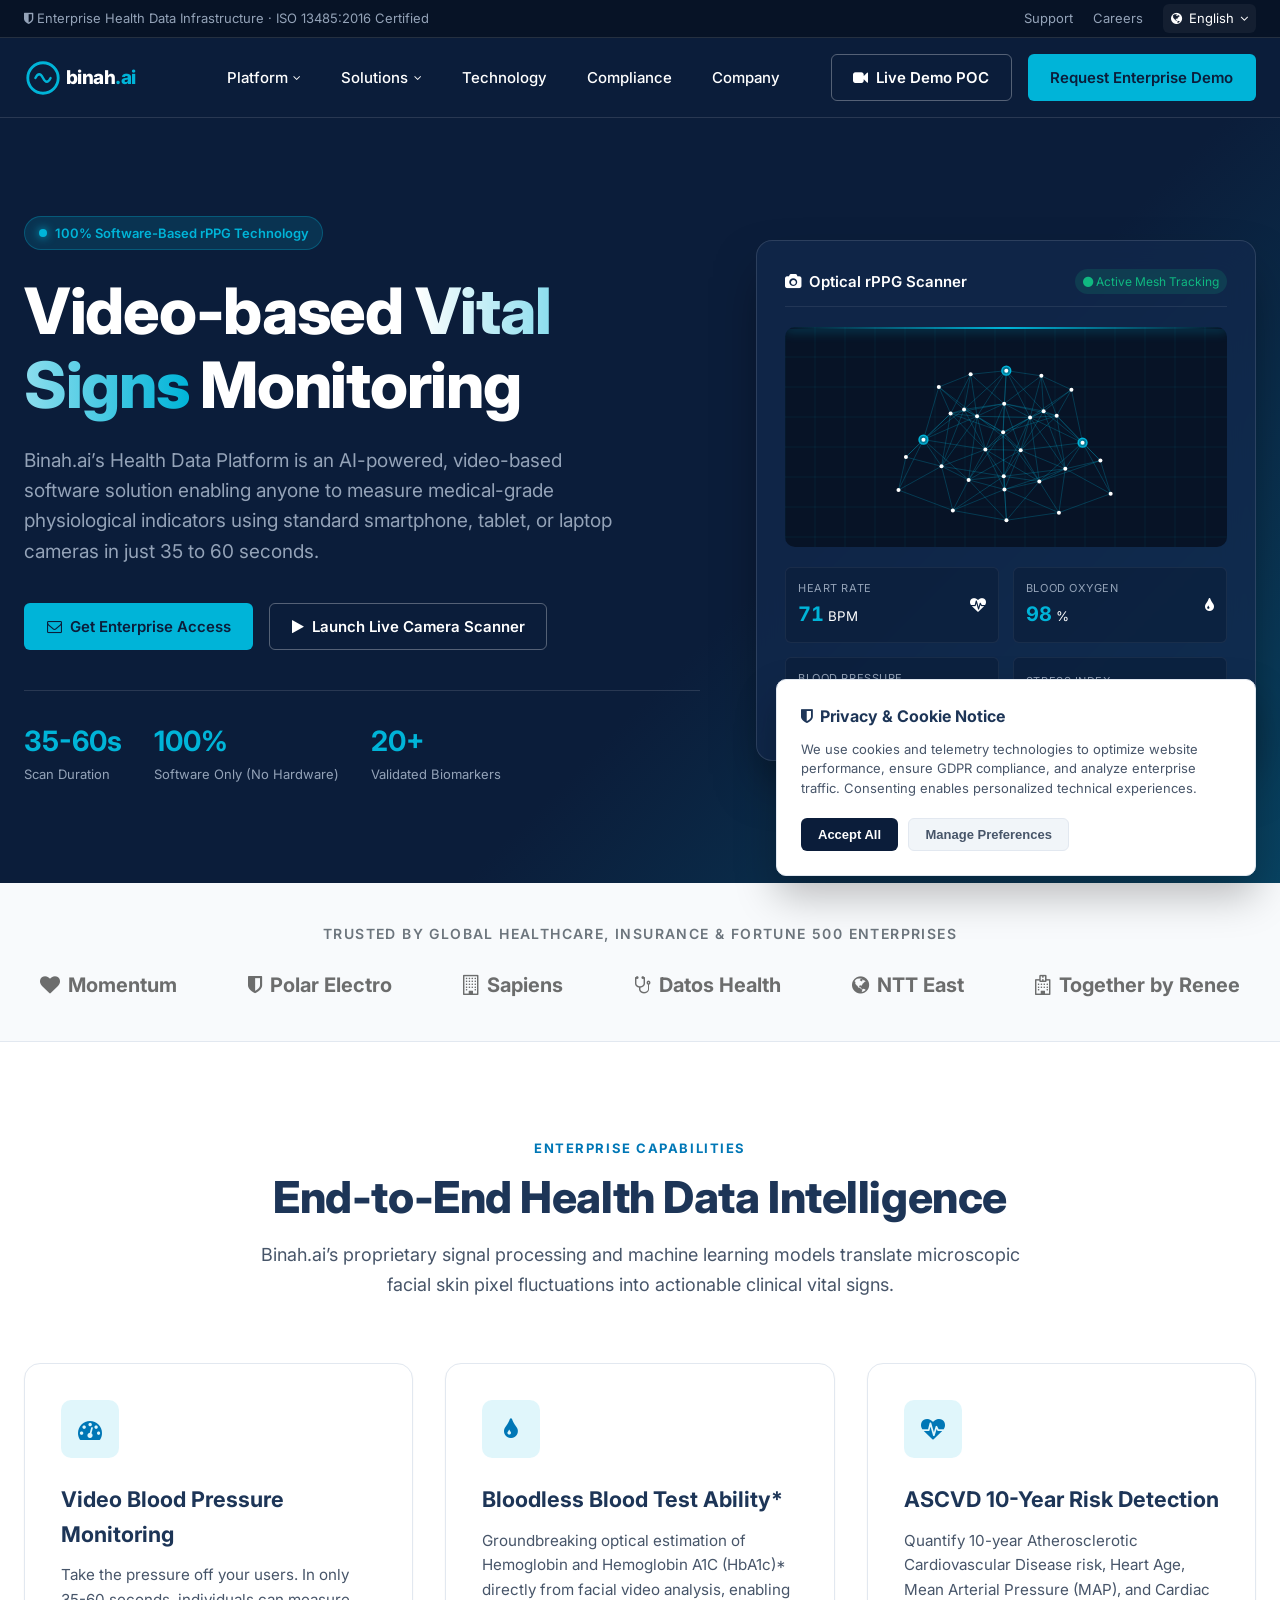
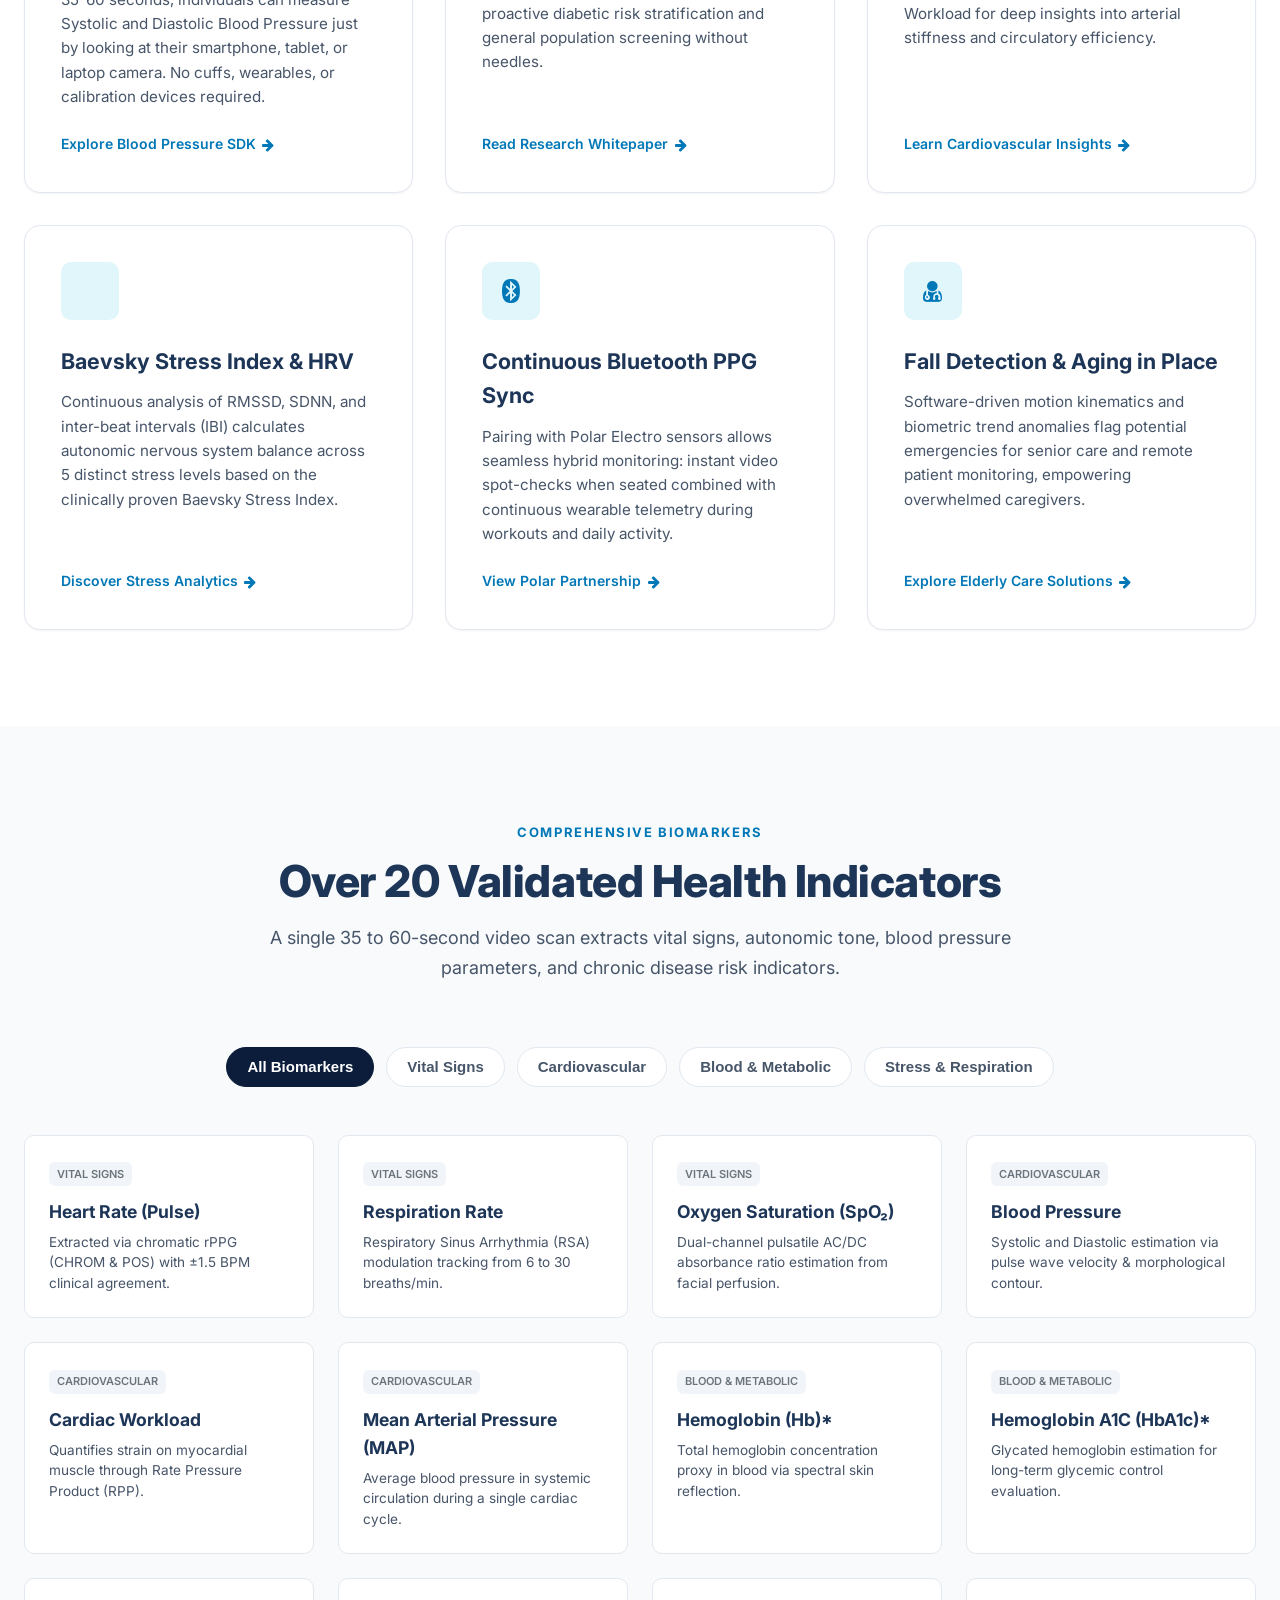
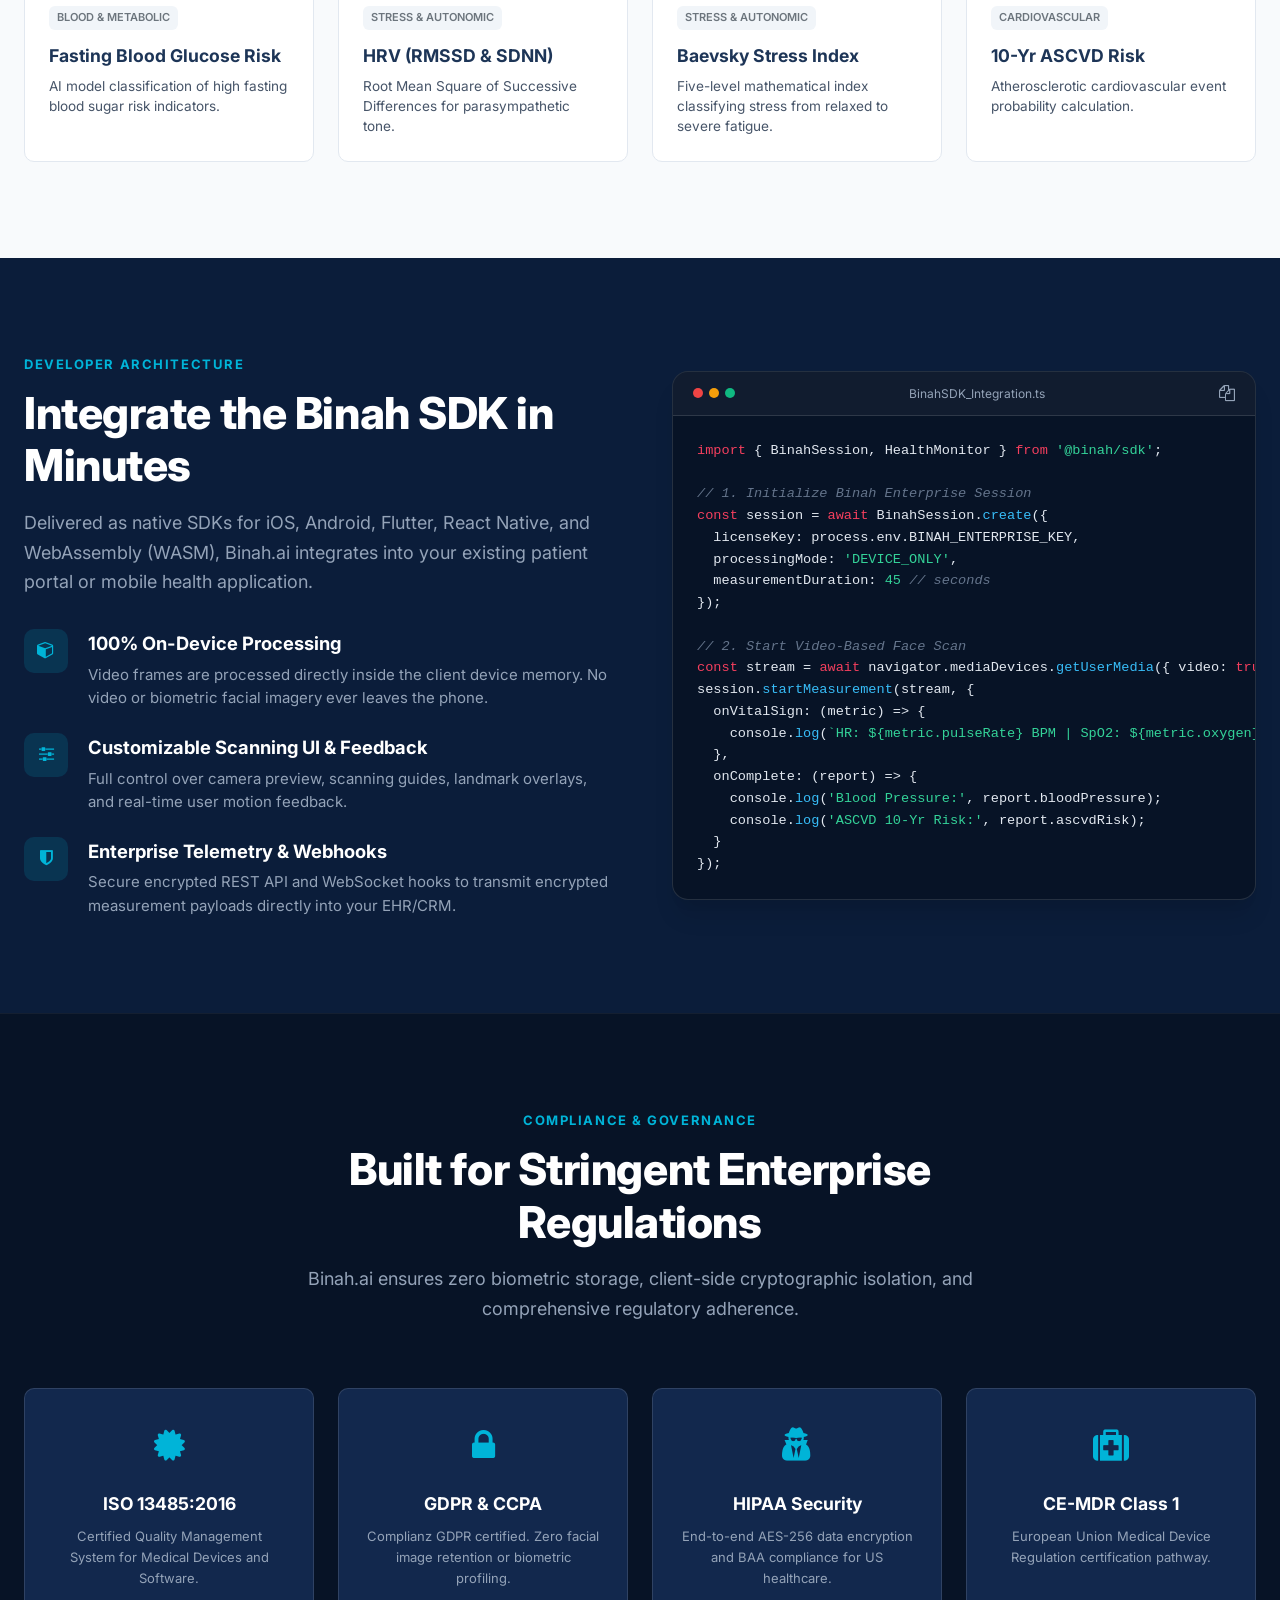
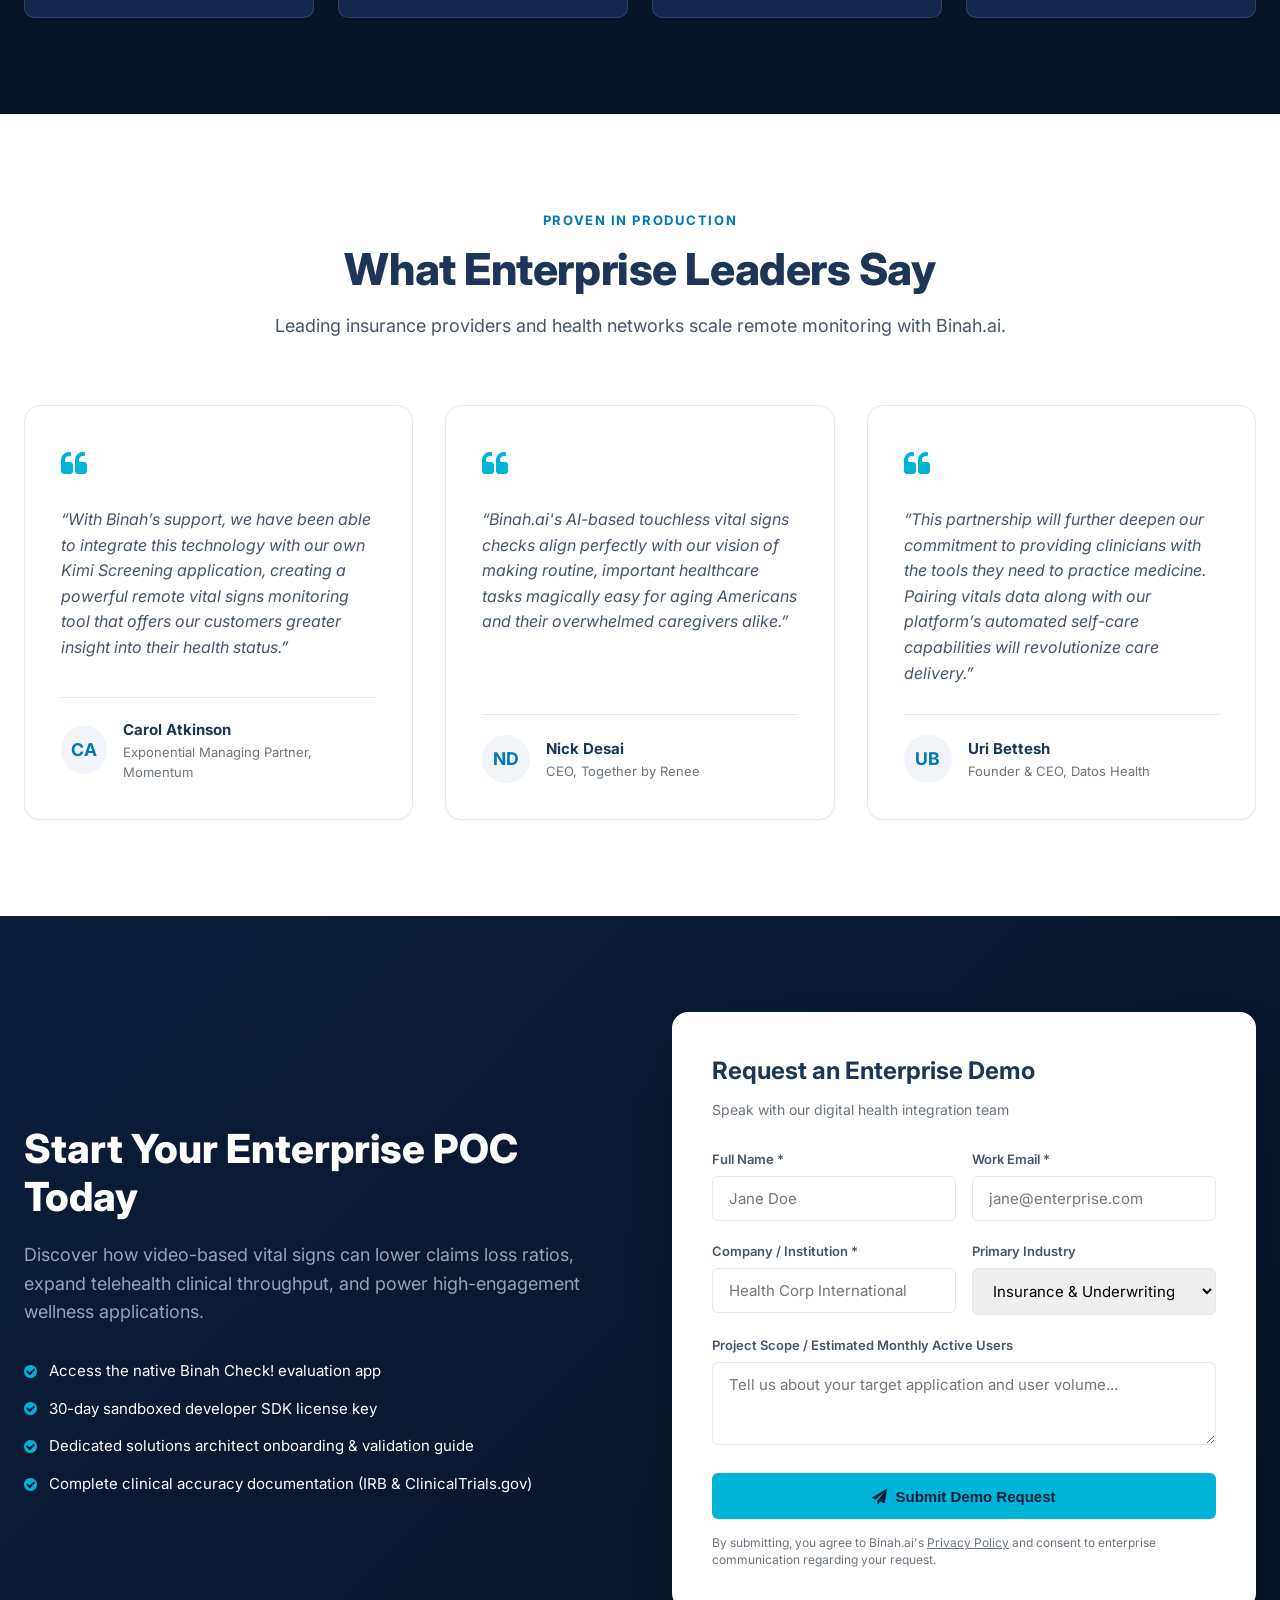
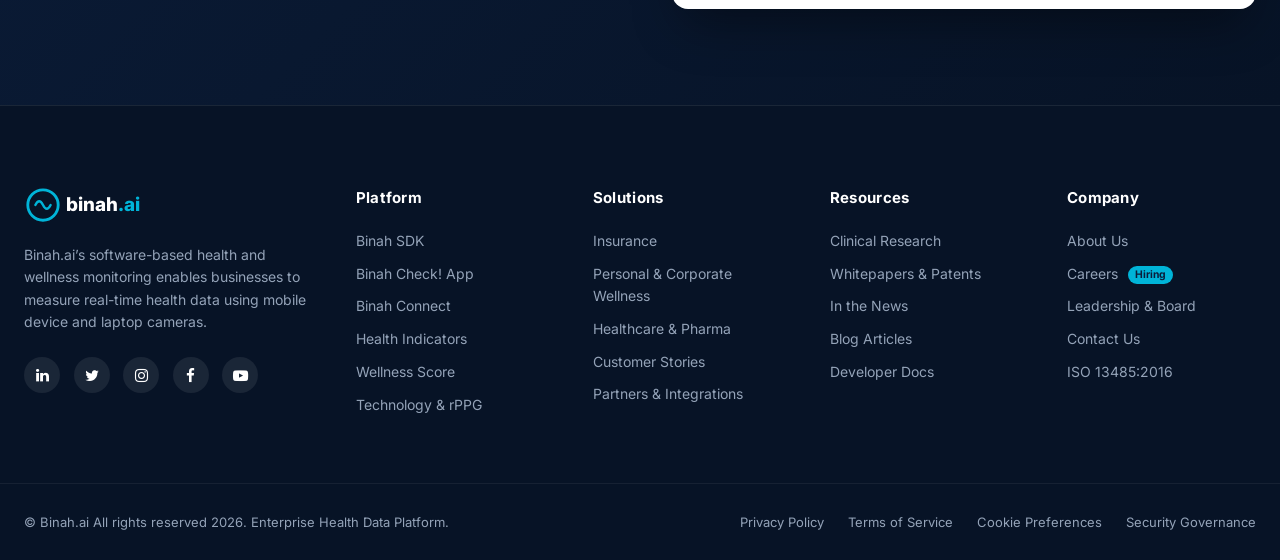
<file: binah-platform/index.html>
<!DOCTYPE html>
<html lang="en">
<head>
  <meta charset="UTF-8" />
  <meta name="viewport" content="width=device-width, initial-scale=1.0" />
  <title>Video-based Vital Signs Monitoring & Health Data Platform - Binah.ai</title>
  <meta name="description" content="Binah.ai's software-based health and wellness monitoring enables businesses to measure real-time health data using smartphone and laptop cameras." />
  
  <!-- FontAwesome 4.7.0 for Enterprise Vector Iconography -->
  <link rel="stylesheet" href="https://cdnjs.cloudflare.com/ajax/libs/font-awesome/4.7.0/css/font-awesome.min.css" integrity="sha512-SfTiTlX6kk+qitfevl/7LibUOeJWlt9rbyDn92a1DqWOw9vWG2MFoays0sgObmWazO5BQPiFucnnEAjpAB+/Sw==" crossorigin="anonymous" referrerpolicy="no-referrer" />
  
  <!-- Inter Google Font -->
  <link rel="preconnect" href="https://fonts.googleapis.com">
  <link rel="preconnect" href="https://fonts.gstatic.com" crossorigin>
  <link href="https://fonts.googleapis.com/css2?family=Inter:wght@300;400;500;600;700;800&display=swap" rel="stylesheet">
  
  <!-- Binah Platform Design System -->
  <link rel="stylesheet" href="/binah-platform/css/style.css" />
</head>
<body>

  <!-- ==========================================================================
       SITE HEADER: Top Utility Bar (WPML) & Sticky Max Mega Menu
       ========================================================================== -->
  <header class="site-header" id="siteHeader">
    
    <!-- Top Utility Bar (WPML Language Selector & Support) -->
    <div class="top-utility-bar">
      <div class="container">
        <div class="topbar-left">
          <span><i class="fa fa-shield" aria-hidden="true"></i> Enterprise Health Data Infrastructure · ISO 13485:2016 Certified</span>
        </div>
        <div class="topbar-right">
          <a href="https://support.binah.ai/binah" class="topbar-link" target="_blank" rel="noopener">Support</a>
          <a href="#contact" class="topbar-link">Careers</a>
          
          <!-- WPML Multi-language Switcher -->
          <div class="wpml-lang-selector" id="wpmlLangSelector">
            <div class="wpml-current-lang">
              <i class="fa fa-globe" aria-hidden="true"></i> English <i class="fa fa-angle-down" aria-hidden="true"></i>
            </div>
            <div class="wpml-dropdown" id="wpmlDropdown">
              <a href="#"><i class="fa fa-check text-cyan"></i> English</a>
              <a href="#">日本語 (Japanese)</a>
              <a href="#">Español (Spanish)</a>
              <a href="#">Deutsch (German)</a>
            </div>
          </div>
        </div>
      </div>
    </div>

    <!-- Sticky Main Navigation with Max Mega Menu -->
    <div class="main-nav-wrapper" id="mainNavWrapper">
      <div class="container">
        
        <!-- Brand Identity Logo -->
        <a href="#" class="brand-logo" aria-label="Binah.ai Home">
          <svg class="brand-logo-svg" viewBox="0 0 160 40" fill="none" xmlns="http://www.w3.org/2000/svg">
            <circle cx="20" cy="20" r="16" stroke="#00B4D8" stroke-width="3" fill="none" />
            <path d="M12 20 Q16 12 20 20 T28 20" stroke="#00B4D8" stroke-width="2.5" fill="none" stroke-linecap="round" />
            <text x="44" y="26" fill="#FFFFFF" font-family="Inter, sans-serif" font-size="20" font-weight="800" letter-spacing="-0.5">binah<tspan fill="#00B4D8">.ai</tspan></text>
          </svg>
        </a>

        <!-- Desktop Navigation: Max Mega Menu Architecture -->
        <nav class="nav-menu-desktop" id="navMenuDesktop">
          
          <!-- Menu Item: Health Data Platform (Mega Menu) -->
          <div class="menu-item">
            <a href="#indicators" class="menu-link">
              Platform <i class="fa fa-angle-down" aria-hidden="true"></i>
            </a>
            <div class="mega-dropdown">
              <div class="mega-column">
                <h4>Core SDK Products</h4>
                <a href="#sdk"><i class="fa fa-code"></i> Binah SDK <span class="mega-badge">v5.11</span></a>
                <a href="#demo"><i class="fa fa-mobile"></i> Binah Check! App</a>
                <a href="#demo"><i class="fa fa-refresh"></i> Binah Connect App</a>
                <a href="#technology"><i class="fa fa-microchip"></i> Polar PPG Integration</a>
              </div>
              <div class="mega-column">
                <h4>Health Indicators</h4>
                <a href="#indicators"><i class="fa fa-heartbeat"></i> Vital Signs Extraction</a>
                <a href="#indicators"><i class="fa fa-tachometer"></i> Blood Pressure (rPPG)</a>
                <a href="#indicators"><i class="fa fa-tint"></i> Bloodless Blood Tests*</a>
                <a href="#indicators"><i class="fa fa-line-chart"></i> ASCVD 10-Yr Cardiovascular</a>
              </div>
              <div class="mega-column">
                <h4>Clinical & Research</h4>
                <a href="#compliance"><i class="fa fa-file-text-o"></i> Clinical Validation Studies</a>
                <a href="#compliance"><i class="fa fa-certificate"></i> CE-MDR Class 1 & FDA Path</a>
                <a href="#compliance"><i class="fa fa-lock"></i> GDPR & HIPAA Compliance</a>
              </div>
            </div>
          </div>

          <!-- Menu Item: Solutions by Industry (Mega Menu) -->
          <div class="menu-item">
            <a href="#solutions" class="menu-link">
              Solutions <i class="fa fa-angle-down" aria-hidden="true"></i>
            </a>
            <div class="mega-dropdown" style="min-width: 500px; grid-template-columns: 1fr 1fr;">
              <div class="mega-column">
                <h4>Industries Served</h4>
                <a href="#solutions"><i class="fa fa-umbrella"></i> Insurance & Underwriting</a>
                <a href="#solutions"><i class="fa fa-hospital-o"></i> Healthcare & Telehealth</a>
                <a href="#solutions"><i class="fa fa-medkit"></i> Pharma & Decentralized Trials</a>
                <a href="#solutions"><i class="fa fa-smile-o"></i> Corporate Wellness Programs</a>
              </div>
              <div class="mega-column">
                <h4>Enterprise Validation</h4>
                <a href="#testimonials"><i class="fa fa-users"></i> Customer Stories (Momentum)</a>
                <a href="#testimonials"><i class="fa fa-handshake-o"></i> Global Partners (Polar, Sapiens)</a>
                <a href="#compliance"><i class="fa fa-globe"></i> Global Deployments</a>
              </div>
            </div>
          </div>

          <!-- Direct Links -->
          <div class="menu-item">
            <a href="#technology" class="menu-link">Technology</a>
          </div>
          <div class="menu-item">
            <a href="#compliance" class="menu-link">Compliance</a>
          </div>
          <div class="menu-item">
            <a href="#contact" class="menu-link">Company</a>
          </div>
        </nav>

        <!-- Nav Action CTAs -->
        <div class="nav-actions">
          <a href="/index.html" class="btn btn-outline-light" title="Launch Web rPPG Camera Prototype">
            <i class="fa fa-video-camera" aria-hidden="true"></i> Live Demo POC
          </a>
          <a href="#contact" class="btn btn-primary">
            Request Enterprise Demo
          </a>
          <button class="mobile-nav-toggle" id="mobileNavToggle" aria-label="Toggle Mobile Navigation">
            <i class="fa fa-bars" aria-hidden="true"></i>
          </button>
        </div>

      </div>
    </div>
  </header>

  <!-- ==========================================================================
       HERO SECTION: Immersive Canvas Background & Value Proposition
       ========================================================================== -->
  <section class="hero-section" id="hero">
    <!-- Video / Canvas Particle Ambient Simulation -->
    <div class="hero-video-background">
      <canvas id="heroBgCanvas"></canvas>
    </div>
    <div class="hero-overlay-gradient"></div>

    <div class="container hero-content">
      
      <!-- Value Proposition Copy -->
      <div class="hero-copy-column">
        <div class="hero-badge-live">
          <span class="live-pulse-dot"></span> 100% Software-Based rPPG Technology
        </div>
        <h1 class="hero-title">
          Video-based <span class="text-gradient">Vital Signs</span> Monitoring
        </h1>
        <p class="hero-subtitle">
          Binah.ai’s Health Data Platform is an AI-powered, video-based software solution enabling anyone to measure medical-grade physiological indicators using standard smartphone, tablet, or laptop cameras in just 35 to 60 seconds.
        </p>
        <div class="hero-actions">
          <a href="#contact" class="btn btn-primary">
            <i class="fa fa-envelope-o" aria-hidden="true"></i> Get Enterprise Access
          </a>
          <a href="/index.html" class="btn btn-outline-light">
            <i class="fa fa-play" aria-hidden="true"></i> Launch Live Camera Scanner
          </a>
        </div>
        <div class="hero-stats-row">
          <div class="hero-stat">
            <h3>35-60s</h3>
            <p>Scan Duration</p>
          </div>
          <div class="hero-stat">
            <h3>100%</h3>
            <p>Software Only (No Hardware)</p>
          </div>
          <div class="hero-stat">
            <h3>20+</h3>
            <p>Validated Biomarkers</p>
          </div>
        </div>
      </div>

      <!-- Interactive RioVizual Simulation Card -->
      <div class="hero-visual-card">
        <div class="visual-card-header">
          <div class="visual-card-title">
            <i class="fa fa-camera text-cyan" aria-hidden="true"></i> Optical rPPG Scanner
          </div>
          <div class="visual-indicator-badge">
            <i class="fa fa-circle" aria-hidden="true"></i> Active Mesh Tracking
          </div>
        </div>
        
        <!-- Live Facial Mesh 3D Canvas -->
        <div class="face-mesh-sim">
          <canvas id="faceSimCanvas"></canvas>
          <div class="sim-overlay-scanline"></div>
        </div>

        <!-- Live Vitals Ticker Grid -->
        <div class="hero-vitals-mini-grid">
          <div class="mini-vital-box">
            <div class="mini-vital-info">
              <span>Heart Rate</span>
              <strong id="simHR">74</strong> <small>BPM</small>
            </div>
            <i class="fa fa-heartbeat text-cyan" aria-hidden="true"></i>
          </div>
          <div class="mini-vital-box">
            <div class="mini-vital-info">
              <span>Blood Oxygen</span>
              <strong id="simSpO2">98</strong> <small>%</small>
            </div>
            <i class="fa fa-tint text-cyan" aria-hidden="true"></i>
          </div>
          <div class="mini-vital-box">
            <div class="mini-vital-info">
              <span>Blood Pressure</span>
              <strong id="simBP">118/78</strong> <small>mmHg</small>
            </div>
            <i class="fa fa-tachometer text-cyan" aria-hidden="true"></i>
          </div>
          <div class="mini-vital-box">
            <div class="mini-vital-info">
              <span>Stress Index</span>
              <strong id="simStress" style="font-size: 0.95rem;">Normal (28)</strong>
            </div>
            <i class="fa fa-smile-o text-cyan" aria-hidden="true"></i>
          </div>
        </div>
      </div>

    </div>
  </section>

  <!-- ==========================================================================
       TRUST & CLIENT VALIDATION LOGO BAR
       ========================================================================== -->
  <section class="client-logo-bar">
    <div class="container">
      <div class="section-heading-sm">Trusted by Global Healthcare, Insurance & Fortune 500 Enterprises</div>
      <div class="logo-grid">
        <div class="logo-item"><i class="fa fa-heart"></i> Momentum</div>
        <div class="logo-item"><i class="fa fa-shield"></i> Polar Electro</div>
        <div class="logo-item"><i class="fa fa-building-o"></i> Sapiens</div>
        <div class="logo-item"><i class="fa fa-stethoscope"></i> Datos Health</div>
        <div class="logo-item"><i class="fa fa-globe"></i> NTT East</div>
        <div class="logo-item"><i class="fa fa-hospital-o"></i> Together by Renee</div>
      </div>
    </div>
  </section>

  <!-- ==========================================================================
       CORE FEATURES & CAPABILITIES GRID
       ========================================================================== -->
  <section class="section section-light" id="features">
    <div class="container">
      <div class="section-header">
        <div class="section-eyebrow">Enterprise Capabilities</div>
        <h2 class="section-title">End-to-End Health Data Intelligence</h2>
        <p class="section-description">
          Binah.ai’s proprietary signal processing and machine learning models translate microscopic facial skin pixel fluctuations into actionable clinical vital signs.
        </p>
      </div>

      <div class="features-grid">
        
        <!-- Card 1: Touchless Blood Pressure -->
        <div class="feature-card">
          <div class="feature-icon-wrapper">
            <i class="fa fa-tachometer" aria-hidden="true"></i>
          </div>
          <h3>Video Blood Pressure Monitoring</h3>
          <p>
            Take the pressure off your users. In only 35-60 seconds, individuals can measure Systolic and Diastolic Blood Pressure just by looking at their smartphone, tablet, or laptop camera. No cuffs, wearables, or calibration devices required.
          </p>
          <a href="#contact" class="card-footer-link">Explore Blood Pressure SDK <i class="fa fa-arrow-right"></i></a>
        </div>

        <!-- Card 2: Bloodless Blood Tests -->
        <div class="feature-card">
          <div class="feature-icon-wrapper">
            <i class="fa fa-tint" aria-hidden="true"></i>
          </div>
          <h3>Bloodless Blood Test Ability*</h3>
          <p>
            Groundbreaking optical estimation of Hemoglobin and Hemoglobin A1C (HbA1c)* directly from facial video analysis, enabling proactive diabetic risk stratification and general population screening without needles.
          </p>
          <a href="#contact" class="card-footer-link">Read Research Whitepaper <i class="fa fa-arrow-right"></i></a>
        </div>

        <!-- Card 3: Cardiovascular Risk (ASCVD) -->
        <div class="feature-card">
          <div class="feature-icon-wrapper">
            <i class="fa fa-heartbeat" aria-hidden="true"></i>
          </div>
          <h3>ASCVD 10-Year Risk Detection</h3>
          <p>
            Quantify 10-year Atherosclerotic Cardiovascular Disease risk, Heart Age, Mean Arterial Pressure (MAP), and Cardiac Workload for deep insights into arterial stiffness and circulatory efficiency.
          </p>
          <a href="#contact" class="card-footer-link">Learn Cardiovascular Insights <i class="fa fa-arrow-right"></i></a>
        </div>

        <!-- Card 4: Autonomic Stress & Mental Health -->
        <div class="feature-card">
          <div class="feature-icon-wrapper">
            <i class="fa fa-brain" aria-hidden="true"></i>
          </div>
          <h3>Baevsky Stress Index & HRV</h3>
          <p>
            Continuous analysis of RMSSD, SDNN, and inter-beat intervals (IBI) calculates autonomic nervous system balance across 5 distinct stress levels based on the clinically proven Baevsky Stress Index.
          </p>
          <a href="#contact" class="card-footer-link">Discover Stress Analytics <i class="fa fa-arrow-right"></i></a>
        </div>

        <!-- Card 5: Polar Continuous Monitoring -->
        <div class="feature-card">
          <div class="feature-icon-wrapper">
            <i class="fa fa-bluetooth" aria-hidden="true"></i>
          </div>
          <h3>Continuous Bluetooth PPG Sync</h3>
          <p>
            Pairing with Polar Electro sensors allows seamless hybrid monitoring: instant video spot-checks when seated combined with continuous wearable telemetry during workouts and daily activity.
          </p>
          <a href="#contact" class="card-footer-link">View Polar Partnership <i class="fa fa-arrow-right"></i></a>
        </div>

        <!-- Card 6: Fall Detection & Geriatric Care -->
        <div class="feature-card">
          <div class="feature-icon-wrapper">
            <i class="fa fa-user-md" aria-hidden="true"></i>
          </div>
          <h3>Fall Detection & Aging in Place</h3>
          <p>
            Software-driven motion kinematics and biometric trend anomalies flag potential emergencies for senior care and remote patient monitoring, empowering overwhelmed caregivers.
          </p>
          <a href="#contact" class="card-footer-link">Explore Elderly Care Solutions <i class="fa fa-arrow-right"></i></a>
        </div>

      </div>
    </div>
  </section>

  <!-- ==========================================================================
       HEALTH INDICATORS SHOWCASE (Category Filter Tabs)
       ========================================================================== -->
  <section class="section section-surface" id="indicators">
    <div class="container">
      <div class="section-header">
        <div class="section-eyebrow">Comprehensive Biomarkers</div>
        <h2 class="section-title">Over 20 Validated Health Indicators</h2>
        <p class="section-description">
          A single 35 to 60-second video scan extracts vital signs, autonomic tone, blood pressure parameters, and chronic disease risk indicators.
        </p>
      </div>

      <!-- Filter Buttons -->
      <div class="indicator-tabs-nav">
        <button class="tab-btn active" data-category="all">All Biomarkers</button>
        <button class="tab-btn" data-category="vitals">Vital Signs</button>
        <button class="tab-btn" data-category="cardio">Cardiovascular</button>
        <button class="tab-btn" data-category="blood">Blood & Metabolic</button>
        <button class="tab-btn" data-category="stress">Stress & Respiration</button>
      </div>

      <!-- Indicators Grid -->
      <div class="indicators-grid" id="indicatorsGrid">
        
        <div class="indicator-item" data-category="vitals">
          <span class="ind-badge">Vital Signs</span>
          <h4>Heart Rate (Pulse)</h4>
          <p>Extracted via chromatic rPPG (CHROM & POS) with ±1.5 BPM clinical agreement.</p>
        </div>

        <div class="indicator-item" data-category="vitals">
          <span class="ind-badge">Vital Signs</span>
          <h4>Respiration Rate</h4>
          <p>Respiratory Sinus Arrhythmia (RSA) modulation tracking from 6 to 30 breaths/min.</p>
        </div>

        <div class="indicator-item" data-category="vitals">
          <span class="ind-badge">Vital Signs</span>
          <h4>Oxygen Saturation (SpO₂)</h4>
          <p>Dual-channel pulsatile AC/DC absorbance ratio estimation from facial perfusion.</p>
        </div>

        <div class="indicator-item" data-category="cardio">
          <span class="ind-badge">Cardiovascular</span>
          <h4>Blood Pressure</h4>
          <p>Systolic and Diastolic estimation via pulse wave velocity & morphological contour.</p>
        </div>

        <div class="indicator-item" data-category="cardio">
          <span class="ind-badge">Cardiovascular</span>
          <h4>Cardiac Workload</h4>
          <p>Quantifies strain on myocardial muscle through Rate Pressure Product (RPP).</p>
        </div>

        <div class="indicator-item" data-category="cardio">
          <span class="ind-badge">Cardiovascular</span>
          <h4>Mean Arterial Pressure (MAP)</h4>
          <p>Average blood pressure in systemic circulation during a single cardiac cycle.</p>
        </div>

        <div class="indicator-item" data-category="blood">
          <span class="ind-badge">Blood & Metabolic</span>
          <h4>Hemoglobin (Hb)*</h4>
          <p>Total hemoglobin concentration proxy in blood via spectral skin reflection.</p>
        </div>

        <div class="indicator-item" data-category="blood">
          <span class="ind-badge">Blood & Metabolic</span>
          <h4>Hemoglobin A1C (HbA1c)*</h4>
          <p>Glycated hemoglobin estimation for long-term glycemic control evaluation.</p>
        </div>

        <div class="indicator-item" data-category="blood">
          <span class="ind-badge">Blood & Metabolic</span>
          <h4>Fasting Blood Glucose Risk</h4>
          <p>AI model classification of high fasting blood sugar risk indicators.</p>
        </div>

        <div class="indicator-item" data-category="stress">
          <span class="ind-badge">Stress & Autonomic</span>
          <h4>HRV (RMSSD & SDNN)</h4>
          <p>Root Mean Square of Successive Differences for parasympathetic tone.</p>
        </div>

        <div class="indicator-item" data-category="stress">
          <span class="ind-badge">Stress & Autonomic</span>
          <h4>Baevsky Stress Index</h4>
          <p>Five-level mathematical index classifying stress from relaxed to severe fatigue.</p>
        </div>

        <div class="indicator-item" data-category="cardio">
          <span class="ind-badge">Cardiovascular</span>
          <h4>10-Yr ASCVD Risk</h4>
          <p>Atherosclerotic cardiovascular event probability calculation.</p>
        </div>

      </div>
    </div>
  </section>

  <!-- ==========================================================================
       ENTERPRISE SDK & ARCHITECTURE SHOWCASE
       ========================================================================== -->
  <section class="section section-dark" id="sdk">
    <div class="container sdk-architecture-split">
      
      <div>
        <div class="section-eyebrow">Developer Architecture</div>
        <h2 class="section-title">Integrate the Binah SDK in Minutes</h2>
        <p class="section-description">
          Delivered as native SDKs for iOS, Android, Flutter, React Native, and WebAssembly (WASM), Binah.ai integrates into your existing patient portal or mobile health application.
        </p>

        <div class="sdk-features-list" style="margin-top: 2rem;">
          <div class="sdk-feature-item">
            <div class="sdk-feature-icon"><i class="fa fa-cube"></i></div>
            <div class="sdk-feature-text">
              <h4>100% On-Device Processing</h4>
              <p>Video frames are processed directly inside the client device memory. No video or biometric facial imagery ever leaves the phone.</p>
            </div>
          </div>

          <div class="sdk-feature-item">
            <div class="sdk-feature-icon"><i class="fa fa-sliders"></i></div>
            <div class="sdk-feature-text">
              <h4>Customizable Scanning UI & Feedback</h4>
              <p>Full control over camera preview, scanning guides, landmark overlays, and real-time user motion feedback.</p>
            </div>
          </div>

          <div class="sdk-feature-item">
            <div class="sdk-feature-icon"><i class="fa fa-shield"></i></div>
            <div class="sdk-feature-text">
              <h4>Enterprise Telemetry & Webhooks</h4>
              <p>Secure encrypted REST API and WebSocket hooks to transmit encrypted measurement payloads directly into your EHR/CRM.</p>
            </div>
          </div>
        </div>
      </div>

      <!-- Code Snippet Mockup -->
      <div class="sdk-code-mockup">
        <div class="code-mockup-header">
          <div class="code-dots">
            <span class="dot-red"></span>
            <span class="dot-yellow"></span>
            <span class="dot-green"></span>
          </div>
          <span style="font-size: 0.75rem; color: #94A3B8;">BinahSDK_Integration.ts</span>
          <i class="fa fa-copy" style="color: #94A3B8; cursor: pointer;"></i>
        </div>
        <pre class="code-mockup-body"><code><span class="code-token-keyword">import</span> { BinahSession, HealthMonitor } <span class="code-token-keyword">from</span> <span class="code-token-string">'@binah/sdk'</span>;

<span class="code-token-comment">// 1. Initialize Binah Enterprise Session</span>
<span class="code-token-keyword">const</span> session = <span class="code-token-keyword">await</span> BinahSession.<span class="code-token-function">create</span>({
  licenseKey: process.env.BINAH_ENTERPRISE_KEY,
  processingMode: <span class="code-token-string">'DEVICE_ONLY'</span>,
  measurementDuration: <span class="code-token-string">45</span> <span class="code-token-comment">// seconds</span>
});

<span class="code-token-comment">// 2. Start Video-Based Face Scan</span>
<span class="code-token-keyword">const</span> stream = <span class="code-token-keyword">await</span> navigator.mediaDevices.<span class="code-token-function">getUserMedia</span>({ video: <span class="code-token-keyword">true</span> });
session.<span class="code-token-function">startMeasurement</span>(stream, {
  onVitalSign: (metric) => {
    console.<span class="code-token-function">log</span>(<span class="code-token-string">`HR: ${metric.pulseRate} BPM | SpO2: ${metric.oxygen}%`</span>);
  },
  onComplete: (report) => {
    console.<span class="code-token-function">log</span>(<span class="code-token-string">'Blood Pressure:'</span>, report.bloodPressure);
    console.<span class="code-token-function">log</span>(<span class="code-token-string">'ASCVD 10-Yr Risk:'</span>, report.ascvdRisk);
  }
});</code></pre>
      </div>

    </div>
  </section>

  <!-- ==========================================================================
       TRUST, COMPLIANCE & ACCREDITATIONS
       ========================================================================== -->
  <section class="section section-dark" id="compliance" style="background: #071326; border-top: 1px solid rgba(255, 255, 255, 0.05);">
    <div class="container">
      <div class="section-header">
        <div class="section-eyebrow">Compliance & Governance</div>
        <h2 class="section-title">Built for Stringent Enterprise Regulations</h2>
        <p class="section-description">
          Binah.ai ensures zero biometric storage, client-side cryptographic isolation, and comprehensive regulatory adherence.
        </p>
      </div>

      <div class="compliance-badges-grid">
        <div class="compliance-card">
          <div class="compliance-icon"><i class="fa fa-certificate"></i></div>
          <h4>ISO 13485:2016</h4>
          <p>Certified Quality Management System for Medical Devices and Software.</p>
        </div>

        <div class="compliance-card">
          <div class="compliance-icon"><i class="fa fa-lock"></i></div>
          <h4>GDPR & CCPA</h4>
          <p>Complianz GDPR certified. Zero facial image retention or biometric profiling.</p>
        </div>

        <div class="compliance-card">
          <div class="compliance-icon"><i class="fa fa-user-secret"></i></div>
          <h4>HIPAA Security</h4>
          <p>End-to-end AES-256 data encryption and BAA compliance for US healthcare.</p>
        </div>

        <div class="compliance-card">
          <div class="compliance-icon"><i class="fa fa-medkit"></i></div>
          <h4>CE-MDR Class 1</h4>
          <p>European Union Medical Device Regulation certification pathway.</p>
        </div>
      </div>
    </div>
  </section>

  <!-- ==========================================================================
       ENTERPRISE CUSTOMER TESTIMONIALS
       ========================================================================== -->
  <section class="section section-light" id="testimonials">
    <div class="container">
      <div class="section-header">
        <div class="section-eyebrow">Proven in Production</div>
        <h2 class="section-title">What Enterprise Leaders Say</h2>
        <p class="section-description">
          Leading insurance providers and health networks scale remote monitoring with Binah.ai.
        </p>
      </div>

      <div class="testimonials-grid">
        
        <div class="testimonial-card">
          <div class="quote-icon"><i class="fa fa-quote-left"></i></div>
          <p class="testimonial-text">
            “With Binah’s support, we have been able to integrate this technology with our own Kimi Screening application, creating a powerful remote vital signs monitoring tool that offers our customers greater insight into their health status.”
          </p>
          <div class="testimonial-author">
            <div class="author-avatar">CA</div>
            <div class="author-meta">
              <h5>Carol Atkinson</h5>
              <p>Exponential Managing Partner, Momentum</p>
            </div>
          </div>
        </div>

        <div class="testimonial-card">
          <div class="quote-icon"><i class="fa fa-quote-left"></i></div>
          <p class="testimonial-text">
            “Binah.ai's AI-based touchless vital signs checks align perfectly with our vision of making routine, important healthcare tasks magically easy for aging Americans and their overwhelmed caregivers alike.”
          </p>
          <div class="testimonial-author">
            <div class="author-avatar">ND</div>
            <div class="author-meta">
              <h5>Nick Desai</h5>
              <p>CEO, Together by Renee</p>
            </div>
          </div>
        </div>

        <div class="testimonial-card">
          <div class="quote-icon"><i class="fa fa-quote-left"></i></div>
          <p class="testimonial-text">
            “This partnership will further deepen our commitment to providing clinicians with the tools they need to practice medicine. Pairing vitals data along with our platform’s automated self-care capabilities will revolutionize care delivery.”
          </p>
          <div class="testimonial-author">
            <div class="author-avatar">UB</div>
            <div class="author-meta">
              <h5>Uri Bettesh</h5>
              <p>Founder & CEO, Datos Health</p>
            </div>
          </div>
        </div>

      </div>
    </div>
  </section>

  <!-- ==========================================================================
       HUBSPOT-READY LEAD CAPTURE & CTA FORM
       ========================================================================== -->
  <section class="section cta-hubspot-section" id="contact">
    <div class="container cta-container-grid">
      
      <!-- Value Proposition List -->
      <div class="cta-text-content">
        <h2>Start Your Enterprise POC Today</h2>
        <p>
          Discover how video-based vital signs can lower claims loss ratios, expand telehealth clinical throughput, and power high-engagement wellness applications.
        </p>
        <ul class="cta-perks-list">
          <li><i class="fa fa-check-circle"></i> Access the native Binah Check! evaluation app</li>
          <li><i class="fa fa-check-circle"></i> 30-day sandboxed developer SDK license key</li>
          <li><i class="fa fa-check-circle"></i> Dedicated solutions architect onboarding & validation guide</li>
          <li><i class="fa fa-check-circle"></i> Complete clinical accuracy documentation (IRB & ClinicalTrials.gov)</li>
        </ul>
      </div>

      <!-- HubSpot Lead Generation Form Container -->
      <div class="hubspot-form-wrapper">
        <h3>Request an Enterprise Demo</h3>
        <p class="form-sub">Speak with our digital health integration team</p>

        <form id="hubspotLeadForm">
          <div class="form-row">
            <div class="form-group">
              <label for="hsName">Full Name *</label>
              <input type="text" id="hsName" class="form-control" placeholder="Jane Doe" required />
            </div>
            <div class="form-group">
              <label for="hsEmail">Work Email *</label>
              <input type="email" id="hsEmail" class="form-control" placeholder="jane@enterprise.com" required />
            </div>
          </div>

          <div class="form-row">
            <div class="form-group">
              <label for="hsCompany">Company / Institution *</label>
              <input type="text" id="hsCompany" class="form-control" placeholder="Health Corp International" required />
            </div>
            <div class="form-group">
              <label for="hsIndustry">Primary Industry</label>
              <select id="hsIndustry" class="form-control">
                <option value="insurance">Insurance & Underwriting</option>
                <option value="healthcare">Healthcare & Telemedicine</option>
                <option value="wellness">Corporate & Personal Wellness</option>
                <option value="pharma">Pharma & Clinical Trials</option>
                <option value="other">Other</option>
              </select>
            </div>
          </div>

          <div class="form-group">
            <label for="hsNotes">Project Scope / Estimated Monthly Active Users</label>
            <textarea id="hsNotes" class="form-control" rows="3" placeholder="Tell us about your target application and user volume..."></textarea>
          </div>

          <button type="submit" class="btn btn-primary" style="width: 100%; padding: 0.85rem;">
            <i class="fa fa-paper-plane" aria-hidden="true"></i> Submit Demo Request
          </button>

          <p class="form-disclaimer">
            By submitting, you agree to Binah.ai's <a href="#" style="text-decoration: underline;">Privacy Policy</a> and consent to enterprise communication regarding your request.
          </p>
        </form>
      </div>

    </div>
  </section>

  <!-- ==========================================================================
       MULTI-COLUMN ENTERPRISE FOOTER
       ========================================================================== -->
  <footer class="site-footer">
    <div class="footer-top">
      <div class="container footer-columns-grid">
        
        <!-- Col 1: Brand & Social Media Suite -->
        <div class="footer-brand">
          <svg class="brand-logo-svg" viewBox="0 0 160 40" fill="none" xmlns="http://www.w3.org/2000/svg">
            <circle cx="20" cy="20" r="16" stroke="#00B4D8" stroke-width="3" fill="none" />
            <path d="M12 20 Q16 12 20 20 T28 20" stroke="#00B4D8" stroke-width="2.5" fill="none" stroke-linecap="round" />
            <text x="44" y="26" fill="#FFFFFF" font-family="Inter, sans-serif" font-size="20" font-weight="800">binah<tspan fill="#00B4D8">.ai</tspan></text>
          </svg>
          <p>
            Binah.ai’s software-based health and wellness monitoring enables businesses to measure real-time health data using mobile device and laptop cameras.
          </p>
          <div class="footer-social-links">
            <a href="https://www.linkedin.com/company/binah.ai/" class="social-link" target="_blank" rel="noopener" aria-label="LinkedIn"><i class="fa fa-linkedin"></i></a>
            <a href="https://twitter.com/intent/user?screen_name=binah_ai" class="social-link" target="_blank" rel="noopener" aria-label="X / Twitter"><i class="fa fa-twitter"></i></a>
            <a href="https://www.instagram.com/binah.ai/" class="social-link" target="_blank" rel="noopener" aria-label="Instagram"><i class="fa fa-instagram"></i></a>
            <a href="https://www.facebook.com/profile.php?id=100064013439216" class="social-link" target="_blank" rel="noopener" aria-label="Facebook"><i class="fa fa-facebook"></i></a>
            <a href="https://www.youtube.com/channel/UCiXX_SN0Yftw9NDu2RkkTJg" class="social-link" target="_blank" rel="noopener" aria-label="YouTube"><i class="fa fa-youtube-play"></i></a>
          </div>
        </div>

        <!-- Col 2: Platform -->
        <div class="footer-col">
          <h4>Platform</h4>
          <ul>
            <li><a href="#sdk">Binah SDK</a></li>
            <li><a href="#demo">Binah Check! App</a></li>
            <li><a href="#demo">Binah Connect</a></li>
            <li><a href="#indicators">Health Indicators</a></li>
            <li><a href="#indicators">Wellness Score</a></li>
            <li><a href="#technology">Technology & rPPG</a></li>
          </ul>
        </div>

        <!-- Col 3: Solutions -->
        <div class="footer-col">
          <h4>Solutions</h4>
          <ul>
            <li><a href="#solutions">Insurance</a></li>
            <li><a href="#solutions">Personal & Corporate Wellness</a></li>
            <li><a href="#solutions">Healthcare & Pharma</a></li>
            <li><a href="#testimonials">Customer Stories</a></li>
            <li><a href="#compliance">Partners & Integrations</a></li>
          </ul>
        </div>

        <!-- Col 4: Research & Resources -->
        <div class="footer-col">
          <h4>Resources</h4>
          <ul>
            <li><a href="#compliance">Clinical Research</a></li>
            <li><a href="#compliance">Whitepapers & Patents</a></li>
            <li><a href="#compliance">In the News</a></li>
            <li><a href="#compliance">Blog Articles</a></li>
            <li><a href="https://support.binah.ai/binah" target="_blank" rel="noopener">Developer Docs</a></li>
          </ul>
        </div>

        <!-- Col 5: Company -->
        <div class="footer-col">
          <h4>Company</h4>
          <ul>
            <li><a href="#contact">About Us</a></li>
            <li><a href="#contact">Careers <span class="mega-badge">Hiring</span></a></li>
            <li><a href="#contact">Leadership & Board</a></li>
            <li><a href="#contact">Contact Us</a></li>
            <li><a href="#compliance">ISO 13485:2016</a></li>
          </ul>
        </div>

      </div>
    </div>

    <!-- Bottom Bar: Copyright, Legal & Complianz Links -->
    <div class="footer-bottom">
      <div class="container">
        <p>© Binah.ai All rights reserved 2026. Enterprise Health Data Platform.</p>
        <div class="footer-legal-links">
          <a href="#compliance">Privacy Policy</a>
          <a href="#compliance">Terms of Service</a>
          <a href="#compliance">Cookie Preferences</a>
          <a href="#compliance">Security Governance</a>
        </div>
      </div>
    </div>
  </footer>

  <!-- ==========================================================================
       COMPLIANZ GDPR COOKIE CONSENT BANNER
       ========================================================================== -->
  <div class="complianz-cookie-banner" id="complianzCookieBanner">
    <div class="cmplz-header">
      <i class="fa fa-shield text-cyan" aria-hidden="true"></i> Privacy & Cookie Notice
    </div>
    <div class="cmplz-body">
      We use cookies and telemetry technologies to optimize website performance, ensure GDPR compliance, and analyze enterprise traffic. Consenting enables personalized technical experiences.
    </div>
    <div class="cmplz-buttons">
      <button class="cmplz-btn cmplz-btn-accept" id="cmplzAccept">Accept All</button>
      <button class="cmplz-btn cmplz-btn-deny" id="cmplzDeny">Manage Preferences</button>
    </div>
  </div>

  <!-- jQuery 3.x and Easing for smooth animations -->
  <script src="https://code.jquery.com/jquery-3.7.1.min.js" integrity="sha256-/JqT3SQfawRcv/BIHPThkBvs0OEvtFFmqPF/lYI/Cxo=" crossorigin="anonymous"></script>
  
  <!-- Binah Platform Interactive Core -->
  <script src="/binah-platform/js/main.js"></script>
</body>
</html>
</file>
<file: binah-platform/css/style.css>
/* ==========================================================================
   Binah.ai Enterprise Platform Design System (CSS3 / Responsive)
   Tech Stack: Flexbox, CSS Grid, Custom Variables, WordPress-grade classes
   ========================================================================== */

:root {
  /* Color Palette */
  --bg-primary: #FFFFFF;
  --bg-secondary: #F8FAFC;
  --bg-surface-light: #F1F5F9;
  --surface-dark: #0B1D3A;
  --surface-dark-card: #12284D;
  --accent-cyan: #00B4D8;
  --accent-cyan-hover: #0096C7;
  --accent-blue: #0077B6;
  --text-primary: #1D3557;
  --text-secondary: #475569;
  --text-muted: #6C757D;
  --text-light: #FFFFFF;
  --text-light-muted: #94A3B8;
  --border-light: #E2E8F0;
  --border-dark: rgba(255, 255, 255, 0.12);
  --success: #10B981;
  --warning: #F59E0B;
  --danger: #EF4444;

  /* Typography */
  --font-family-base: 'Inter', -apple-system, BlinkMacSystemFont, 'Segoe UI', Roboto, Helvetica, Arial, sans-serif;
  --font-family-heading: 'Inter', -apple-system, BlinkMacSystemFont, 'Segoe UI', Roboto, sans-serif;

  /* Elevation & Shadows */
  --shadow-sm: 0 1px 2px 0 rgba(0, 0, 0, 0.05);
  --shadow-md: 0 4px 6px -1px rgba(0, 0, 0, 0.1), 0 2px 4px -1px rgba(0, 0, 0, 0.06);
  --shadow-lg: 0 10px 15px -3px rgba(0, 0, 0, 0.1), 0 4px 6px -2px rgba(0, 0, 0, 0.05);
  --shadow-xl: 0 20px 25px -5px rgba(0, 0, 0, 0.1), 0 10px 10px -5px rgba(0, 0, 0, 0.04);
  --shadow-cyan: 0 8px 24px rgba(0, 180, 216, 0.25);

  /* Layout Spacing */
  --container-max-width: 1280px;
  --header-height: 80px;
  --topbar-height: 38px;
  --radius-sm: 6px;
  --radius-md: 10px;
  --radius-lg: 16px;
  --radius-full: 9999px;
  --transition: all 0.3s cubic-bezier(0.16, 1, 0.3, 1);
}

/* Global Reset */
*, *::before, *::after {
  box-sizing: border-box;
  margin: 0;
  padding: 0;
}

html {
  font-size: 16px;
  scroll-behavior: smooth;
}

body {
  font-family: var(--font-family-base);
  color: var(--text-primary);
  background-color: var(--bg-primary);
  line-height: 1.6;
  -webkit-font-smoothing: antialiased;
  -moz-osx-font-smoothing: grayscale;
  overflow-x: hidden;
}

a {
  color: inherit;
  text-decoration: none;
  transition: var(--transition);
}

ul {
  list-style: none;
}

img, svg {
  display: block;
  max-width: 100%;
}

.container {
  width: 100%;
  max-width: var(--container-max-width);
  margin: 0 auto;
  padding: 0 1.5rem;
}

/* ==========================================================================
   Header & Navigation Architecture
   ========================================================================== */
.site-header {
  position: relative;
  width: 100%;
  z-index: 1000;
  background: var(--surface-dark);
}

/* Utility Bar / Top Bar (WPML Language Switcher & Support) */
.top-utility-bar {
  height: var(--topbar-height);
  background: #071326;
  border-bottom: 1px solid var(--border-dark);
  font-size: 0.8125rem;
  color: var(--text-light-muted);
}

.top-utility-bar .container {
  display: flex;
  justify-content: space-between;
  align-items: center;
  height: 100%;
}

.topbar-left, .topbar-right {
  display: flex;
  align-items: center;
  gap: 1.25rem;
}

.topbar-link {
  color: var(--text-light-muted);
  display: inline-flex;
  align-items: center;
  gap: 0.4rem;
}
.topbar-link:hover {
  color: var(--accent-cyan);
}

/* WPML Language Selector Dropdown */
.wpml-lang-selector {
  position: relative;
  cursor: pointer;
}

.wpml-current-lang {
  display: flex;
  align-items: center;
  gap: 0.4rem;
  color: var(--text-light);
  padding: 0.25rem 0.5rem;
  border-radius: var(--radius-sm);
  background: rgba(255, 255, 255, 0.05);
}

.wpml-dropdown {
  position: absolute;
  top: 100%;
  right: 0;
  background: #0B1D3A;
  border: 1px solid var(--border-dark);
  border-radius: var(--radius-sm);
  box-shadow: var(--shadow-lg);
  min-width: 130px;
  display: none;
  z-index: 1010;
  margin-top: 4px;
}

.wpml-dropdown.active {
  display: block;
}

.wpml-dropdown a {
  display: block;
  padding: 0.5rem 1rem;
  color: var(--text-light-muted);
  font-size: 0.8125rem;
}

.wpml-dropdown a:hover {
  background: rgba(0, 180, 216, 0.15);
  color: var(--accent-cyan);
}

/* Sticky Main Navigation */
.main-nav-wrapper {
  height: var(--header-height);
  background: var(--surface-dark);
  border-bottom: 1px solid var(--border-dark);
  transition: var(--transition);
  position: sticky;
  top: 0;
  z-index: 1000;
}

.main-nav-wrapper.is-sticky {
  position: fixed;
  top: 0;
  left: 0;
  right: 0;
  background: rgba(11, 29, 58, 0.95);
  backdrop-filter: blur(12px);
  box-shadow: 0 4px 20px rgba(0, 0, 0, 0.3);
  height: 70px;
}

.main-nav-wrapper .container {
  display: flex;
  justify-content: space-between;
  align-items: center;
  height: 100%;
}

/* Logo */
.brand-logo {
  display: flex;
  align-items: center;
  gap: 0.75rem;
}

.brand-logo-svg {
  height: 38px;
  width: auto;
}

/* Max Mega Menu Architecture */
.nav-menu-desktop {
  display: flex;
  align-items: center;
  gap: 1.5rem;
}

.menu-item {
  position: relative;
}

.menu-link {
  color: var(--text-light);
  font-weight: 500;
  font-size: 0.9375rem;
  padding: 0.75rem 0.5rem;
  display: flex;
  align-items: center;
  gap: 0.35rem;
}

.menu-link i.fa-angle-down {
  font-size: 0.75rem;
  transition: transform 0.2s ease;
}

.menu-item:hover > .menu-link {
  color: var(--accent-cyan);
}

.menu-item:hover > .menu-link i.fa-angle-down {
  transform: rotate(180deg);
}

/* Mega Dropdown Menus */
.mega-dropdown {
  position: absolute;
  top: 100%;
  left: 50%;
  transform: translateX(-50%) translateY(10px);
  background: #0B1D3A;
  border: 1px solid var(--border-dark);
  border-radius: var(--radius-md);
  box-shadow: 0 20px 40px rgba(0, 0, 0, 0.4);
  padding: 1.75rem;
  min-width: 680px;
  opacity: 0;
  visibility: hidden;
  transition: var(--transition);
  display: grid;
  grid-template-columns: repeat(3, 1fr);
  gap: 1.5rem;
  z-index: 1020;
}

.menu-item:hover > .mega-dropdown {
  opacity: 1;
  visibility: visible;
  transform: translateX(-50%) translateY(0);
}

.mega-column h4 {
  font-size: 0.75rem;
  text-transform: uppercase;
  color: var(--accent-cyan);
  letter-spacing: 0.08em;
  margin-bottom: 0.85rem;
  border-bottom: 1px solid rgba(255, 255, 255, 0.08);
  padding-bottom: 0.4rem;
}

.mega-column a {
  display: block;
  color: var(--text-light-muted);
  font-size: 0.875rem;
  padding: 0.45rem 0;
  transition: var(--transition);
}

.mega-column a:hover {
  color: var(--text-light);
  transform: translateX(4px);
}

.mega-badge {
  font-size: 0.65rem;
  background: var(--accent-cyan);
  color: var(--surface-dark);
  padding: 0.15rem 0.45rem;
  border-radius: var(--radius-full);
  font-weight: 700;
  margin-left: 0.35rem;
}

/* Nav Actions */
.nav-actions {
  display: flex;
  align-items: center;
  gap: 1rem;
}

.btn {
  display: inline-flex;
  align-items: center;
  justify-content: center;
  gap: 0.5rem;
  font-size: 0.9375rem;
  font-weight: 600;
  padding: 0.65rem 1.35rem;
  border-radius: var(--radius-sm);
  cursor: pointer;
  border: 1px solid transparent;
  transition: var(--transition);
}

.btn-primary {
  background: var(--accent-cyan);
  color: var(--surface-dark);
}

.btn-primary:hover {
  background: var(--accent-cyan-hover);
  color: #fff;
  box-shadow: var(--shadow-cyan);
}

.btn-outline-light {
  background: transparent;
  color: var(--text-light);
  border-color: rgba(255, 255, 255, 0.3);
}

.btn-outline-light:hover {
  border-color: var(--accent-cyan);
  color: var(--accent-cyan);
  background: rgba(0, 180, 216, 0.08);
}

.btn-outline-dark {
  background: transparent;
  color: var(--text-primary);
  border-color: var(--border-light);
}

.btn-outline-dark:hover {
  border-color: var(--accent-blue);
  color: var(--accent-blue);
  background: var(--bg-surface-light);
}

/* Hamburger Menu Toggle */
.mobile-nav-toggle {
  display: none;
  background: transparent;
  border: none;
  color: var(--text-light);
  font-size: 1.5rem;
  cursor: pointer;
}

/* ==========================================================================
   Hero Section with Dynamic Video / Canvas Background
   ========================================================================== */
.hero-section {
  position: relative;
  min-height: 85vh;
  display: flex;
  align-items: center;
  background: var(--surface-dark);
  overflow: hidden;
  color: var(--text-light);
  padding: 5rem 0;
}

.hero-video-background {
  position: absolute;
  top: 0;
  left: 0;
  width: 100%;
  height: 100%;
  z-index: 1;
  overflow: hidden;
}

.hero-video-background video,
.hero-video-background canvas {
  width: 100%;
  height: 100%;
  object-fit: cover;
  opacity: 0.35;
}

.hero-overlay-gradient {
  position: absolute;
  top: 0;
  left: 0;
  width: 100%;
  height: 100%;
  background: linear-gradient(135deg, rgba(11, 29, 58, 0.92) 0%, rgba(11, 29, 58, 0.7) 60%, rgba(0, 180, 216, 0.25) 100%);
  z-index: 2;
}

.hero-content {
  position: relative;
  z-index: 10;
  display: grid;
  grid-template-columns: 1.15fr 0.85fr;
  gap: 3.5rem;
  align-items: center;
}

.hero-badge-live {
  display: inline-flex;
  align-items: center;
  gap: 0.5rem;
  background: rgba(0, 180, 216, 0.15);
  border: 1px solid rgba(0, 180, 216, 0.3);
  color: var(--accent-cyan);
  padding: 0.35rem 0.85rem;
  border-radius: var(--radius-full);
  font-size: 0.8125rem;
  font-weight: 600;
  margin-bottom: 1.5rem;
}

.live-pulse-dot {
  width: 8px;
  height: 8px;
  border-radius: 50%;
  background: var(--accent-cyan);
  box-shadow: 0 0 10px var(--accent-cyan);
  animation: pulse-ring 1.5s infinite;
}

@keyframes pulse-ring {
  0% { transform: scale(0.95); box-shadow: 0 0 0 0 rgba(0, 180, 216, 0.7); }
  70% { transform: scale(1); box-shadow: 0 0 0 8px rgba(0, 180, 216, 0); }
  100% { transform: scale(0.95); box-shadow: 0 0 0 0 rgba(0, 180, 216, 0); }
}

.hero-title {
  font-size: clamp(2.5rem, 5vw, 4.25rem);
  font-weight: 800;
  line-height: 1.15;
  margin-bottom: 1.5rem;
  letter-spacing: -0.02em;
}

.hero-title span.text-gradient {
  background: linear-gradient(90deg, #FFFFFF, var(--accent-cyan));
  -webkit-background-clip: text;
  -webkit-text-fill-color: transparent;
  background-clip: text;
}

.hero-subtitle {
  font-size: 1.1875rem;
  color: var(--text-light-muted);
  line-height: 1.6;
  margin-bottom: 2.25rem;
  max-width: 600px;
}

.hero-actions {
  display: flex;
  flex-wrap: wrap;
  gap: 1rem;
  margin-bottom: 2.5rem;
}

.hero-stats-row {
  display: flex;
  gap: 2rem;
  border-top: 1px solid var(--border-dark);
  padding-top: 1.75rem;
}

.hero-stat h3 {
  font-size: 1.75rem;
  font-weight: 700;
  color: var(--accent-cyan);
}

.hero-stat p {
  font-size: 0.8125rem;
  color: var(--text-light-muted);
}

/* Interactive Hero Simulator Card (RioVizual / Lottie integration) */
.hero-visual-card {
  background: rgba(18, 40, 77, 0.75);
  border: 1px solid var(--border-dark);
  border-radius: var(--radius-lg);
  padding: 1.75rem;
  backdrop-filter: blur(16px);
  box-shadow: 0 25px 50px -12px rgba(0, 0, 0, 0.5);
  position: relative;
}

.visual-card-header {
  display: flex;
  justify-content: space-between;
  align-items: center;
  margin-bottom: 1.25rem;
  padding-bottom: 0.75rem;
  border-bottom: 1px solid rgba(255, 255, 255, 0.08);
}

.visual-card-title {
  font-size: 0.9375rem;
  font-weight: 600;
  display: flex;
  align-items: center;
  gap: 0.5rem;
}

.visual-indicator-badge {
  font-size: 0.75rem;
  color: var(--success);
  background: rgba(16, 185, 129, 0.15);
  padding: 0.2rem 0.5rem;
  border-radius: var(--radius-full);
}

/* Facial Mesh Face Simulation */
.face-mesh-sim {
  position: relative;
  width: 100%;
  height: 220px;
  background: #071326;
  border-radius: var(--radius-md);
  overflow: hidden;
  margin-bottom: 1.25rem;
  display: flex;
  align-items: center;
  justify-content: center;
}

.face-mesh-sim canvas {
  width: 100%;
  height: 100%;
}

.sim-overlay-scanline {
  position: absolute;
  top: 0;
  left: 0;
  width: 100%;
  height: 2px;
  background: linear-gradient(90deg, transparent, var(--accent-cyan), transparent);
  box-shadow: 0 0 12px var(--accent-cyan);
  animation: scan-vertical 3s ease-in-out infinite;
}

@keyframes scan-vertical {
  0% { top: 5%; opacity: 0; }
  50% { opacity: 1; }
  100% { top: 95%; opacity: 0; }
}

/* Metric Ticker Grid */
.hero-vitals-mini-grid {
  display: grid;
  grid-template-columns: repeat(2, 1fr);
  gap: 0.85rem;
}

.mini-vital-box {
  background: rgba(11, 29, 58, 0.6);
  border: 1px solid rgba(255, 255, 255, 0.06);
  border-radius: var(--radius-sm);
  padding: 0.75rem;
  display: flex;
  align-items: center;
  justify-content: space-between;
}

.mini-vital-info span {
  display: block;
  font-size: 0.6875rem;
  color: var(--text-light-muted);
  text-transform: uppercase;
  letter-spacing: 0.05em;
}

.mini-vital-info strong {
  font-size: 1.25rem;
  color: var(--accent-cyan);
  font-variant-numeric: tabular-nums;
}

/* ==========================================================================
   Trust & Customer Validation Bar
   ========================================================================== */
.client-logo-bar {
  background: #F8FAFC;
  padding: 2.5rem 0;
  border-bottom: 1px solid var(--border-light);
}

.client-logo-bar .section-heading-sm {
  text-align: center;
  font-size: 0.875rem;
  text-transform: uppercase;
  letter-spacing: 0.1em;
  color: var(--text-muted);
  margin-bottom: 1.5rem;
  font-weight: 600;
}

.logo-grid {
  display: flex;
  justify-content: space-around;
  align-items: center;
  flex-wrap: wrap;
  gap: 2.5rem;
  filter: grayscale(100%);
  opacity: 0.7;
  transition: var(--transition);
}

.logo-grid:hover {
  filter: grayscale(0%);
  opacity: 1;
}

.logo-item {
  font-weight: 700;
  font-size: 1.25rem;
  color: var(--text-primary);
  display: flex;
  align-items: center;
  gap: 0.5rem;
}

/* ==========================================================================
   Core Features & Indicator Modules
   ========================================================================== */
.section {
  padding: 6rem 0;
}

.section-light {
  background: var(--bg-primary);
}

.section-surface {
  background: var(--bg-secondary);
}

.section-dark {
  background: var(--surface-dark);
  color: var(--text-light);
}

.section-header {
  text-align: center;
  max-width: 760px;
  margin: 0 auto 4rem auto;
}

.section-eyebrow {
  font-size: 0.8125rem;
  font-weight: 700;
  text-transform: uppercase;
  letter-spacing: 0.12em;
  color: var(--accent-blue);
  margin-bottom: 0.75rem;
}

.section-dark .section-eyebrow {
  color: var(--accent-cyan);
}

.section-title {
  font-size: clamp(2rem, 3.5vw, 2.75rem);
  font-weight: 800;
  line-height: 1.2;
  margin-bottom: 1rem;
  letter-spacing: -0.01em;
}

.section-description {
  font-size: 1.125rem;
  color: var(--text-secondary);
  line-height: 1.65;
}

.section-dark .section-description {
  color: var(--text-light-muted);
}

/* Grid-based Capability Highlights */
.features-grid {
  display: grid;
  grid-template-columns: repeat(auto-fit, minmax(350px, 1fr));
  gap: 2rem;
}

.feature-card {
  background: #FFFFFF;
  border: 1px solid var(--border-light);
  border-radius: var(--radius-lg);
  padding: 2.25rem;
  box-shadow: var(--shadow-sm);
  transition: var(--transition);
  position: relative;
  display: flex;
  flex-direction: column;
}

.feature-card:hover {
  transform: translateY(-6px);
  box-shadow: var(--shadow-xl);
  border-color: var(--accent-cyan);
}

.feature-icon-wrapper {
  width: 58px;
  height: 58px;
  border-radius: var(--radius-md);
  background: rgba(0, 180, 216, 0.12);
  color: var(--accent-blue);
  display: flex;
  align-items: center;
  justify-content: center;
  font-size: 1.5rem;
  margin-bottom: 1.5rem;
  transition: var(--transition);
}

.feature-card:hover .feature-icon-wrapper {
  background: var(--accent-cyan);
  color: var(--surface-dark);
}

.feature-card h3 {
  font-size: 1.35rem;
  font-weight: 700;
  margin-bottom: 0.75rem;
  color: var(--text-primary);
}

.feature-card p {
  color: var(--text-secondary);
  font-size: 0.95rem;
  line-height: 1.6;
  margin-bottom: 1.5rem;
  flex-grow: 1;
}

.feature-card .card-footer-link {
  display: inline-flex;
  align-items: center;
  gap: 0.4rem;
  font-weight: 600;
  font-size: 0.875rem;
  color: var(--accent-blue);
}

.feature-card .card-footer-link:hover {
  color: var(--accent-cyan);
}

/* Indicator Showcase Category Tabs */
.indicator-tabs-nav {
  display: flex;
  justify-content: center;
  gap: 0.75rem;
  margin-bottom: 3rem;
  flex-wrap: wrap;
}

.tab-btn {
  background: #FFFFFF;
  border: 1px solid var(--border-light);
  color: var(--text-secondary);
  padding: 0.65rem 1.25rem;
  border-radius: var(--radius-full);
  font-weight: 600;
  font-size: 0.9375rem;
  cursor: pointer;
  transition: var(--transition);
}

.tab-btn.active, .tab-btn:hover {
  background: var(--surface-dark);
  color: var(--text-light);
  border-color: var(--surface-dark);
}

.indicators-grid {
  display: grid;
  grid-template-columns: repeat(4, 1fr);
  gap: 1.5rem;
}

.indicator-item {
  background: #FFFFFF;
  border: 1px solid var(--border-light);
  border-radius: var(--radius-md);
  padding: 1.5rem;
  transition: var(--transition);
}

.indicator-item:hover {
  border-color: var(--accent-cyan);
  box-shadow: var(--shadow-md);
}

.indicator-item .ind-badge {
  font-size: 0.6875rem;
  text-transform: uppercase;
  padding: 0.2rem 0.5rem;
  border-radius: var(--radius-sm);
  background: var(--bg-surface-light);
  color: var(--text-muted);
  font-weight: 600;
  margin-bottom: 0.75rem;
  display: inline-block;
}

.indicator-item h4 {
  font-size: 1.1rem;
  font-weight: 700;
  margin-bottom: 0.35rem;
}

.indicator-item p {
  font-size: 0.85rem;
  color: var(--text-secondary);
  line-height: 1.5;
}

/* ==========================================================================
   Interactive SDK & Solution Architecture Showcase
   ========================================================================== */
.sdk-architecture-split {
  display: grid;
  grid-template-columns: 1fr 1fr;
  gap: 4rem;
  align-items: center;
}

.sdk-features-list {
  display: flex;
  flex-direction: column;
  gap: 1.5rem;
}

.sdk-feature-item {
  display: flex;
  gap: 1.25rem;
}

.sdk-feature-icon {
  width: 44px;
  height: 44px;
  border-radius: var(--radius-md);
  background: rgba(0, 180, 216, 0.15);
  color: var(--accent-cyan);
  display: flex;
  align-items: center;
  justify-content: center;
  font-size: 1.1rem;
  flex-shrink: 0;
}

.sdk-feature-text h4 {
  font-size: 1.15rem;
  font-weight: 700;
  margin-bottom: 0.25rem;
  color: var(--text-light);
}

.sdk-feature-text p {
  font-size: 0.9375rem;
  color: var(--text-light-muted);
  line-height: 1.55;
}

/* Code Snippet / SDK Integration Box */
.sdk-code-mockup {
  background: #071326;
  border: 1px solid var(--border-dark);
  border-radius: var(--radius-lg);
  overflow: hidden;
  box-shadow: var(--shadow-xl);
}

.code-mockup-header {
  background: rgba(255, 255, 255, 0.04);
  padding: 0.75rem 1.25rem;
  display: flex;
  align-items: center;
  justify-content: space-between;
  border-bottom: 1px solid var(--border-dark);
}

.code-dots {
  display: flex;
  gap: 6px;
}

.code-dots span {
  width: 10px;
  height: 10px;
  border-radius: 50%;
}
.dot-red { background: #EF4444; }
.dot-yellow { background: #F59E0B; }
.dot-green { background: #10B981; }

.code-mockup-body {
  padding: 1.5rem;
  font-family: 'Consolas', 'Fira Code', Courier, monospace;
  font-size: 0.85rem;
  line-height: 1.6;
  color: #E2E8F0;
  overflow-x: auto;
}

.code-token-keyword { color: #F43F5E; }
.code-token-function { color: #38BDF8; }
.code-token-string { color: #34D399; }
.code-token-comment { color: #64748B; font-style: italic; }

/* ==========================================================================
   Compliance, Enterprise Security & Badges (Complianz GDPR)
   ========================================================================== */
.compliance-badges-grid {
  display: grid;
  grid-template-columns: repeat(4, 1fr);
  gap: 1.5rem;
  margin-top: 3rem;
}

.compliance-card {
  background: var(--surface-dark-card);
  border: 1px solid var(--border-dark);
  border-radius: var(--radius-md);
  padding: 1.75rem;
  text-align: center;
  transition: var(--transition);
}

.compliance-card:hover {
  border-color: var(--accent-cyan);
  transform: translateY(-4px);
}

.compliance-icon {
  font-size: 2.25rem;
  color: var(--accent-cyan);
  margin-bottom: 1rem;
}

.compliance-card h4 {
  font-size: 1.1rem;
  font-weight: 700;
  margin-bottom: 0.5rem;
  color: var(--text-light);
}

.compliance-card p {
  font-size: 0.8125rem;
  color: var(--text-light-muted);
}

/* ==========================================================================
   Customer Stories & Testimonials Carousel
   ========================================================================== */
.testimonials-grid {
  display: grid;
  grid-template-columns: repeat(3, 1fr);
  gap: 2rem;
}

.testimonial-card {
  background: #FFFFFF;
  border: 1px solid var(--border-light);
  border-radius: var(--radius-lg);
  padding: 2.25rem;
  display: flex;
  flex-direction: column;
  box-shadow: var(--shadow-sm);
  transition: var(--transition);
}

.testimonial-card:hover {
  box-shadow: var(--shadow-lg);
  transform: translateY(-4px);
}

.quote-icon {
  font-size: 1.75rem;
  color: var(--accent-cyan);
  margin-bottom: 1.25rem;
}

.testimonial-text {
  font-size: 1rem;
  color: var(--text-secondary);
  line-height: 1.6;
  margin-bottom: 1.75rem;
  flex-grow: 1;
  font-style: italic;
}

.testimonial-author {
  display: flex;
  align-items: center;
  gap: 1rem;
  border-top: 1px solid var(--border-light);
  padding-top: 1.25rem;
}

.author-avatar {
  width: 48px;
  height: 48px;
  border-radius: 50%;
  background: var(--bg-surface-light);
  display: flex;
  align-items: center;
  justify-content: center;
  font-weight: 700;
  color: var(--accent-blue);
  font-size: 1.1rem;
}

.author-meta h5 {
  font-size: 0.9375rem;
  font-weight: 700;
  color: var(--text-primary);
}

.author-meta p {
  font-size: 0.8125rem;
  color: var(--text-muted);
}

/* ==========================================================================
   HubSpot-Ready Lead Capture & CTA Section
   ========================================================================== */
.cta-hubspot-section {
  background: linear-gradient(135deg, #0B1D3A 0%, #071326 100%);
  color: var(--text-light);
  position: relative;
  overflow: hidden;
}

.cta-container-grid {
  display: grid;
  grid-template-columns: 1fr 1fr;
  gap: 4rem;
  align-items: center;
}

.cta-text-content h2 {
  font-size: 2.5rem;
  font-weight: 800;
  line-height: 1.2;
  margin-bottom: 1.25rem;
}

.cta-text-content p {
  font-size: 1.125rem;
  color: var(--text-light-muted);
  line-height: 1.6;
  margin-bottom: 2rem;
}

.cta-perks-list {
  display: flex;
  flex-direction: column;
  gap: 0.85rem;
}

.cta-perks-list li {
  display: flex;
  align-items: center;
  gap: 0.75rem;
  font-size: 0.9375rem;
  color: var(--text-light);
}

.cta-perks-list i {
  color: var(--accent-cyan);
}

/* HubSpot Form Container & Simulation */
.hubspot-form-wrapper {
  background: #FFFFFF;
  border-radius: var(--radius-lg);
  padding: 2.5rem;
  box-shadow: 0 25px 50px -12px rgba(0, 0, 0, 0.4);
  color: var(--text-primary);
}

.hubspot-form-wrapper h3 {
  font-size: 1.5rem;
  font-weight: 700;
  margin-bottom: 0.5rem;
}

.hubspot-form-wrapper p.form-sub {
  font-size: 0.875rem;
  color: var(--text-muted);
  margin-bottom: 1.75rem;
}

.form-group {
  margin-bottom: 1.25rem;
}

.form-group label {
  display: block;
  font-size: 0.8125rem;
  font-weight: 600;
  margin-bottom: 0.4rem;
  color: var(--text-secondary);
}

.form-row {
  display: grid;
  grid-template-columns: 1fr 1fr;
  gap: 1rem;
}

.form-control {
  width: 100%;
  padding: 0.75rem 1rem;
  font-size: 0.9375rem;
  font-family: var(--font-family-base);
  border: 1px solid var(--border-light);
  border-radius: var(--radius-sm);
  transition: var(--transition);
  outline: none;
}

.form-control:focus {
  border-color: var(--accent-blue);
  box-shadow: 0 0 0 3px rgba(0, 119, 182, 0.15);
}

.form-disclaimer {
  font-size: 0.75rem;
  color: var(--text-muted);
  line-height: 1.4;
  margin-top: 1rem;
}

/* ==========================================================================
   Multi-Column Enterprise Footer
   ========================================================================== */
.site-footer {
  background: #071326;
  color: var(--text-light-muted);
  font-size: 0.875rem;
  border-top: 1px solid rgba(255, 255, 255, 0.08);
}

.footer-top {
  padding: 5rem 0 3.5rem 0;
}

.footer-columns-grid {
  display: grid;
  grid-template-columns: 1.5fr repeat(4, 1fr);
  gap: 3rem;
}

.footer-brand p {
  margin: 1.25rem 0 1.5rem 0;
  line-height: 1.6;
  font-size: 0.875rem;
}

.footer-social-links {
  display: flex;
  gap: 0.85rem;
}

.social-link {
  width: 36px;
  height: 36px;
  border-radius: 50%;
  background: rgba(255, 255, 255, 0.08);
  display: flex;
  align-items: center;
  justify-content: center;
  color: var(--text-light);
  font-size: 0.95rem;
  transition: var(--transition);
}

.social-link:hover {
  background: var(--accent-cyan);
  color: var(--surface-dark);
}

.footer-col h4 {
  color: var(--text-light);
  font-size: 0.9375rem;
  font-weight: 700;
  margin-bottom: 1.25rem;
  letter-spacing: 0.02em;
}

.footer-col ul li {
  margin-bottom: 0.65rem;
}

.footer-col ul li a {
  color: var(--text-light-muted);
}

.footer-col ul li a:hover {
  color: var(--accent-cyan);
}

.footer-bottom {
  border-top: 1px solid rgba(255, 255, 255, 0.06);
  padding: 1.75rem 0;
  font-size: 0.8125rem;
}

.footer-bottom .container {
  display: flex;
  justify-content: space-between;
  align-items: center;
  flex-wrap: wrap;
  gap: 1rem;
}

.footer-legal-links {
  display: flex;
  gap: 1.5rem;
}

.footer-legal-links a:hover {
  color: var(--accent-cyan);
}

/* ==========================================================================
   Complianz GDPR Cookie Banner Component
   ========================================================================== */
.complianz-cookie-banner {
  position: fixed;
  bottom: 1.5rem;
  right: 1.5rem;
  max-width: 480px;
  background: #FFFFFF;
  border-radius: var(--radius-md);
  box-shadow: 0 20px 40px rgba(0, 0, 0, 0.25);
  border: 1px solid var(--border-light);
  padding: 1.5rem;
  z-index: 9999;
  display: none;
  animation: slideInUp 0.4s ease;
}

.complianz-cookie-banner.active {
  display: block;
}

@keyframes slideInUp {
  from { transform: translateY(40px); opacity: 0; }
  to { transform: translateY(0); opacity: 1; }
}

.cmplz-header {
  display: flex;
  align-items: center;
  gap: 0.5rem;
  font-weight: 700;
  font-size: 1rem;
  margin-bottom: 0.65rem;
  color: var(--text-primary);
}

.cmplz-body {
  font-size: 0.8125rem;
  color: var(--text-secondary);
  line-height: 1.5;
  margin-bottom: 1.25rem;
}

.cmplz-buttons {
  display: flex;
  gap: 0.65rem;
}

.cmplz-btn {
  padding: 0.5rem 1rem;
  font-size: 0.8125rem;
  font-weight: 600;
  border-radius: var(--radius-sm);
  cursor: pointer;
  border: 1px solid transparent;
}

.cmplz-btn-accept {
  background: var(--surface-dark);
  color: #fff;
}

.cmplz-btn-deny {
  background: var(--bg-surface-light);
  color: var(--text-secondary);
  border-color: var(--border-light);
}

/* ==========================================================================
   Mobile Responsive Breakpoints
   ========================================================================== */
@media (max-width: 1024px) {
  .hero-content {
    grid-template-columns: 1fr;
    text-align: center;
  }
  .hero-subtitle {
    margin-left: auto;
    margin-right: auto;
  }
  .hero-actions {
    justify-content: center;
  }
  .hero-stats-row {
    justify-content: center;
  }
  .sdk-architecture-split,
  .cta-container-grid {
    grid-template-columns: 1fr;
    gap: 3rem;
  }
  .indicators-grid {
    grid-template-columns: repeat(2, 1fr);
  }
  .compliance-badges-grid {
    grid-template-columns: repeat(2, 1fr);
  }
  .testimonials-grid {
    grid-template-columns: 1fr;
  }
  .footer-columns-grid {
    grid-template-columns: repeat(2, 1fr);
  }
}

@media (max-width: 768px) {
  .top-utility-bar {
    display: none;
  }
  .nav-menu-desktop, .nav-actions .btn-outline-light {
    display: none;
  }
  .mobile-nav-toggle {
    display: block;
  }
  .indicators-grid {
    grid-template-columns: 1fr;
  }
  .compliance-badges-grid {
    grid-template-columns: 1fr;
  }
  .form-row {
    grid-template-columns: 1fr;
  }
  .footer-columns-grid {
    grid-template-columns: 1fr;
  }
  .complianz-cookie-banner {
    left: 1rem;
    right: 1rem;
    bottom: 1rem;
    max-width: none;
  }
}
</file>
